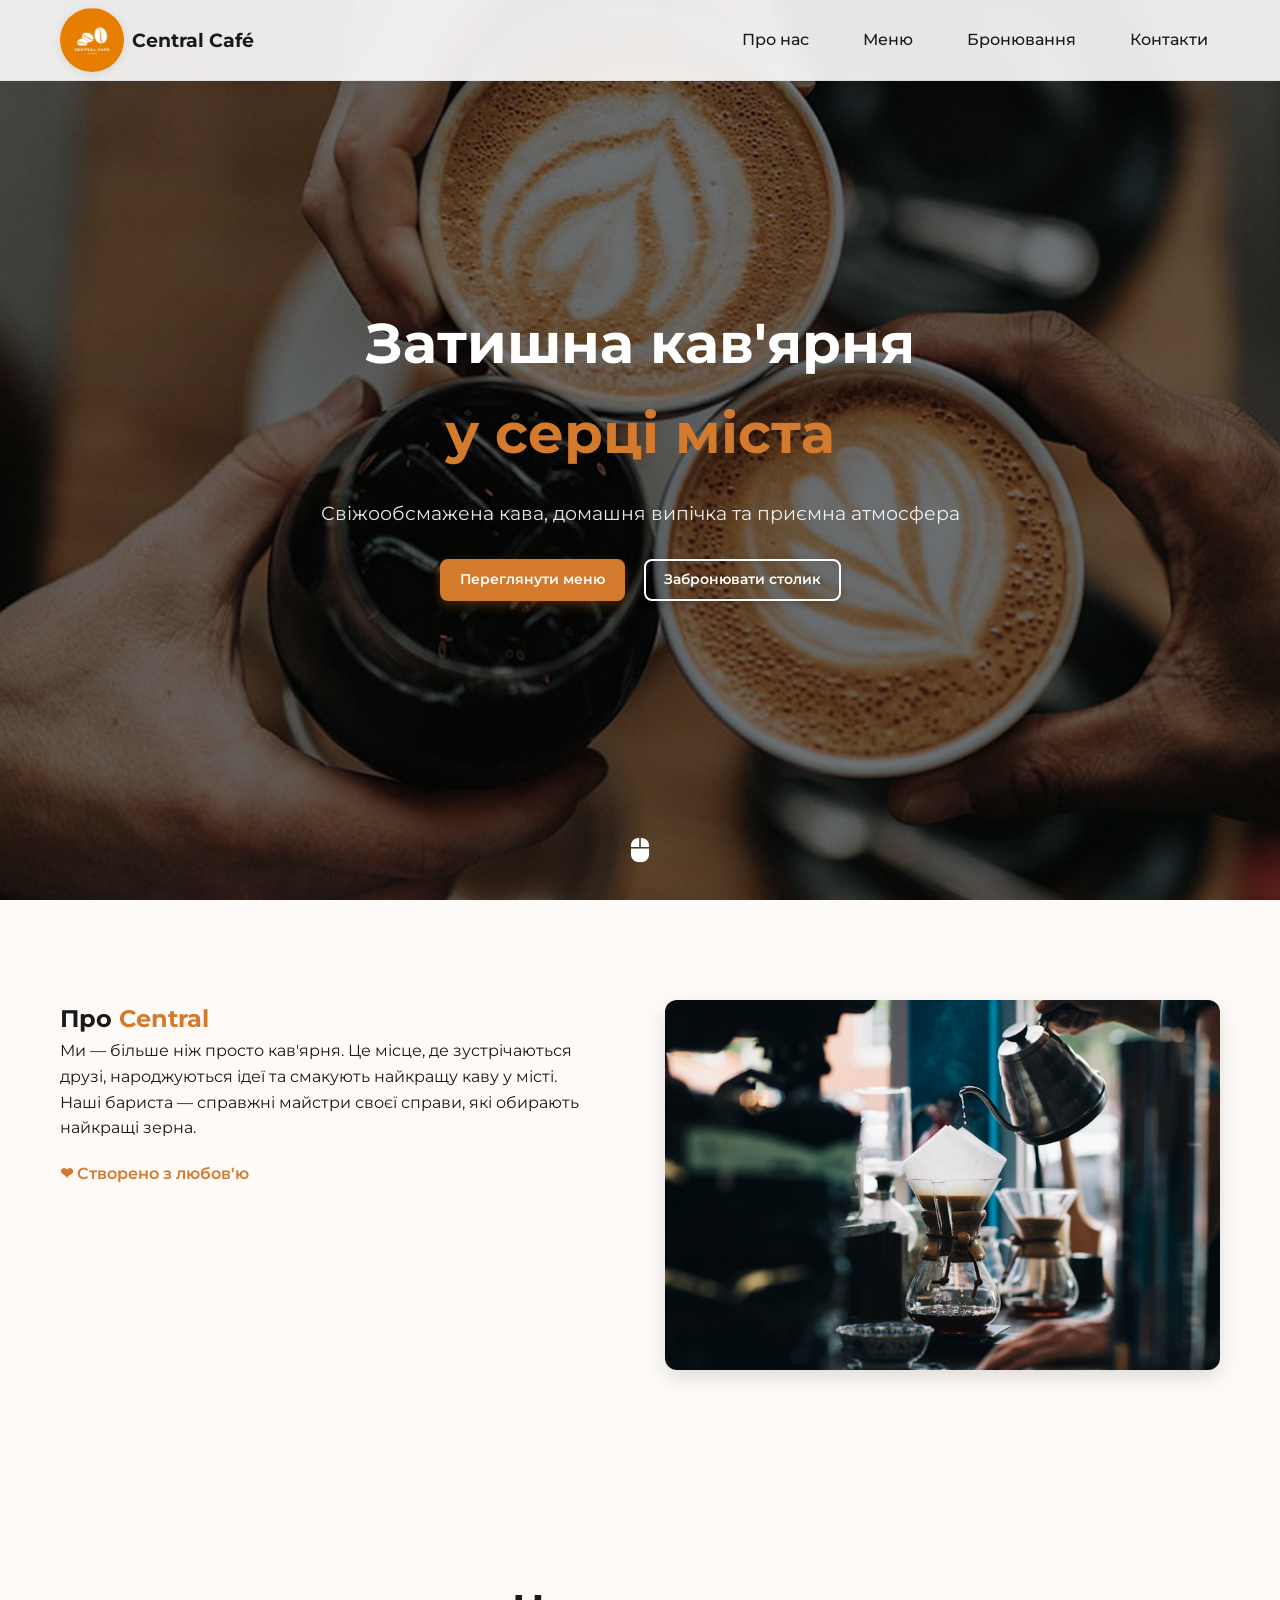
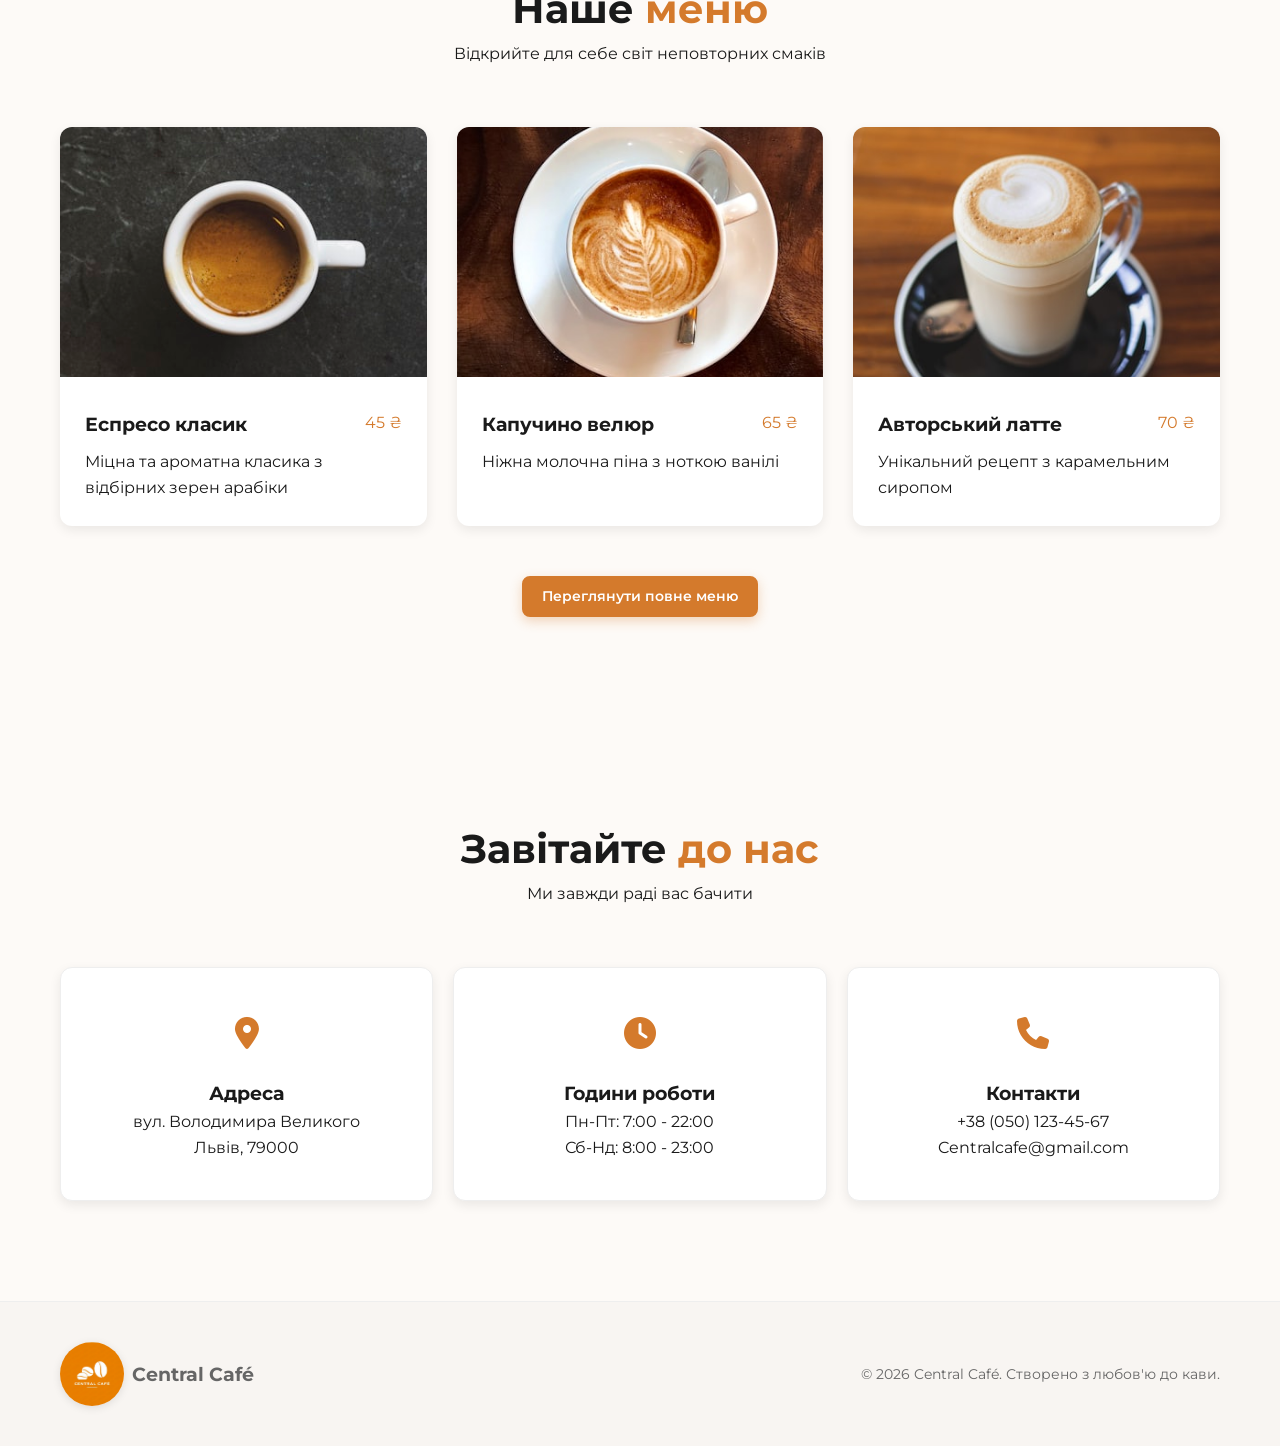
<file: index.html>
<!DOCTYPE html>
<html lang="uk">
<head>
    <meta charset="UTF-8">
    <meta name="viewport" content="width=device-width, initial-scale=1.0">
    <title>Central Café — Затишна кав'ярня</title>
    <link rel="stylesheet" href="style.css">
    <link href="https://fonts.googleapis.com/css2?family=Montserrat:wght@400;600;700&display=swap" rel="stylesheet">
    <link rel="stylesheet" href="https://cdnjs.cloudflare.com/ajax/libs/font-awesome/6.4.0/css/all.min.css">
    <link rel="icon" href="img/Central Café-logo.png" type="image/png">
</head>
<body>

    <!-- навігація та логотип на хедері -->
    <!-- фіксована  -->

    <header class="header">
        <div class="container header-inner">
            <div class="logo">
                <img src="img/Central Café-logo.png" alt="Central Café" class="icon"> Central Café
            </div>
            <nav class="nav">
                <ul class="nav-list">
                    <li><a href="#about">Про нас</a></li>
                    <li><a href="menu.html">Меню</a></li>
                    <li><a href="booking.html">Бронювання</a></li>
                    <li><a href="#contacts">Контакти</a></li>
                </ul>
            </nav>
            <div class="burger" id="burger">
                <span></span><span></span><span></span>
            </div>
        </div>
    </header>

    <!--Велике зображення з текстом та кнопками -->
    <section class="hero">
        <div class="hero-content">
            <h1>Затишна кав'ярня <br> <span class="accent-text">у серці міста</span></h1>
            <p>Свіжообсмажена кава, домашня випічка та приємна атмосфера</p>
            <div class="hero-btns">
                <a href="#menu" class="btn btn-primary">Переглянути меню</a>
                <a href="booking.html" class="btn btn-outline">Забронювати столик</a>
            </div>
        </div>
        <div class="scroll-down"><i class="fas fa-mouse"></i></div>
    </section>

    <!-- ПРО НАС -->
    <section id="about" class="about">
        <div class="container about-grid">
            <div class="about-text">
                <h2>Про <span class="accent-text">Central</span></h2>
                <p>Ми — більше ніж просто кав'ярня. Це місце, де зустрічаються друзі, народжуються ідеї та смакують найкращу каву у місті.</p>
                <p>Наші бариста — справжні майстри своєї справи, які обирають найкращі зерна.</p>
                <div class="about-footer">❤ Створено з любов'ю</div>
            </div>
            <div class="about-image">
                <img src="img/about-coffee.jpg" alt="Про нас">
            </div>
        </div>
    </section>

    <section id="menu" class="menu">
        <div class="container">
            <!-- МЕНЮ -->
            <div class="section-title">
                <h2>Наше <span class="accent-text">меню</span></h2>
                <p>Відкрийте для себе світ неповторних смаків</p>
            </div>
            <div class="menu-grid">
                <div class="menu-card">
                    <img src="img/espresso.jpg" alt="Еспресо">
                    <div class="card-info">
                        <div class="card-header">
                            <h3>Еспресо класик</h3>
                            <span class="price">45 ₴</span>
                        </div>
                        <p>Міцна та ароматна класика з відбірних зерен арабіки</p>
                    </div>
                </div>
                <div class="menu-card">
                    <img src="img/coffee3.jpg" alt="Капучино">
                    <div class="card-info">
                        <div class="card-header">
                            <h3>Капучино велюр</h3>
                            <span class="price">65 ₴</span>
                        </div>
                        <p>Ніжна молочна піна з ноткою ванілі</p>
                    </div>
                </div>
                <div class="menu-card">
                    <img src="img/coffee2.jpg" alt="Латте">
                    <div class="card-info">
                        <div class="card-header">
                            <h3>Авторський латте</h3>
                            <span class="price">70 ₴</span>
                        </div>
                        <p>Унікальний рецепт з карамельним сиропом</p>
                    </div>
                </div>
            </div>
            <div class="center-btn">
                <a href="menu.html" class="btn btn-primary">Переглянути повне меню</a>
            </div>
        </div>
    </section>

    <section id="contacts" class="contacts">
        <div class="container">
            <!-- КОНТАКТИ-->
            <div class="section-title">
                <h2>Завітайте <span class="accent-text">до нас</span></h2>
                <p>Ми завжди раді вас бачити</p>
            </div>
            <div class="contacts-grid">
                <div class="contact-card">
                    <div class="c-icon"><i class="fas fa-map-marker-alt"></i></div>
                    <h3>Адреса</h3>
                    <p>вул. Володимира Великого<br>Львів, 79000</p>
                </div>
                <div class="contact-card">
                    <div class="c-icon"><i class="fas fa-clock"></i></div>
                    <h3>Години роботи</h3>
                    <p>Пн-Пт: 7:00 - 22:00<br>Сб-Нд: 8:00 - 23:00</p>
                </div>
                <div class="contact-card">
                    <div class="c-icon"><i class="fas fa-phone"></i></div>
                    <h3>Контакти</h3>
                    <p>+38 (050) 123-45-67<br>Centralcafe@gmail.com</p>
                </div>
            </div>
        </div>
    </section>

    <!-- ФУТЕР -->
    <footer class="footer">
        <div class="container footer-inner">
            <div class="logo"><img src="img/Central Café-logo.png" alt="Central Café" class="icon"> Central Café</div>
            <div class="copy">© 2026 Central Café. Створено з любов'ю до кави.</div>
        </div>
    </footer>
    <script src="script.js"></script>
</body>
</html>
</file>
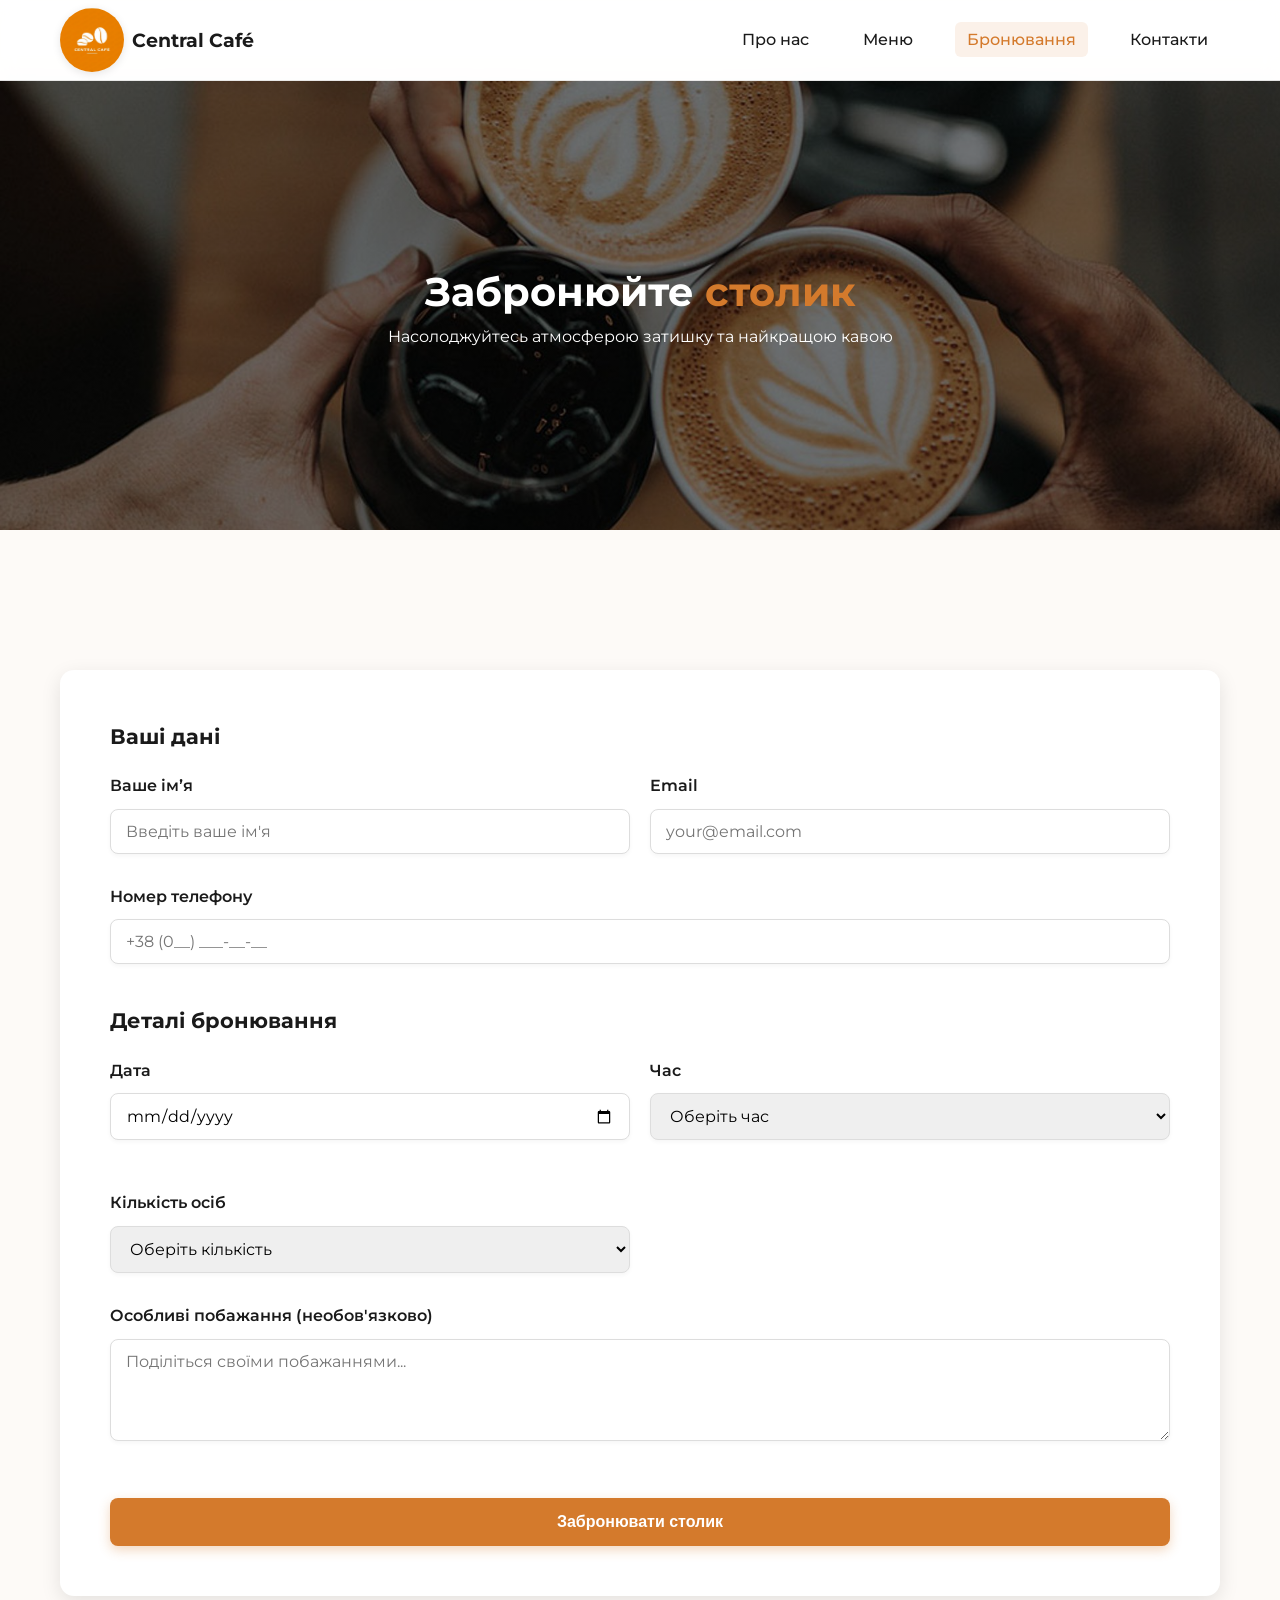
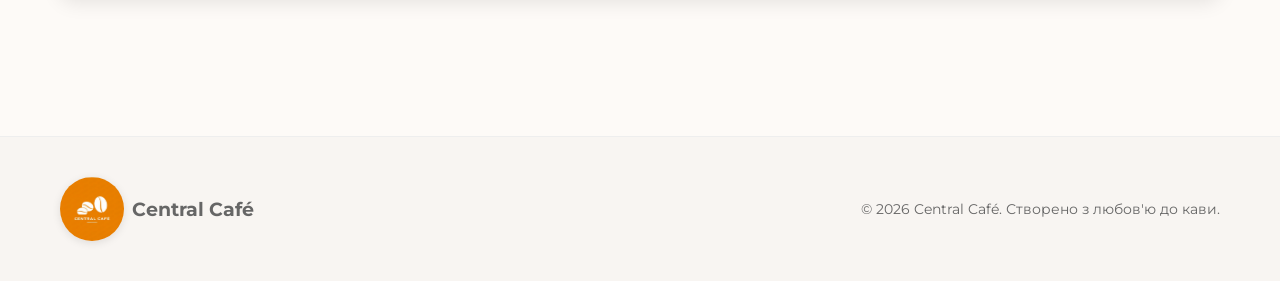
<file: booking.html>
<!DOCTYPE html>
<html lang="uk">
<head>
    <meta charset="UTF-8">
    <meta name="viewport" content="width=device-width, initial-scale=1.0">
    <title>Бронювання столика — Central Café</title>
    <link rel="stylesheet" href="style.css">
    <link href="https://fonts.googleapis.com/css2?family=Montserrat:wght@400;600;700&display=swap" rel="stylesheet">
    <link rel="stylesheet" href="https://cdnjs.cloudflare.com/ajax/libs/font-awesome/6.4.0/css/all.min.css">
    <link rel="icon" href="img/Central Café-logo.png" type="image/png">
</head>
<body>

    <header class="header">
        <div class="container header-inner">
            <!-- ЛОГОТИП -->
            <div class="logo">
                <img src="img/Central Café-logo.png" alt="Central Café" class="icon"> Central Café
            </div>
            <!-- МЕНЮ НАВІГАЦІЇ -->
            <nav class="nav">
                <ul class="nav-list">
                    <li><a href="index.html#about">Про нас</a></li>
                    <li><a href="menu.html">Меню</a></li>
                    <li><a href="booking.html">Бронювання</a></li>
                    <li><a href="index.html#contacts">Контакти</a></li>
                </ul>
            </nav>
            <!-- БУРГЕР МЕНЮ -->
            <div class="burger" id="burger">
                <span></span><span></span><span></span>
            </div>
        </div>
    </header>

    <section class="page-hero">
        <div>
            <!-- ЗАГОЛОВОК СТОРІНКИ БРОНЮВАННЯ -->
            <h1>Забронюйте <span class="accent-text">столик</span></h1>
            <p>Насолоджуйтесь атмосферою затишку та найкращою кавою</p>
        </div>
    </section>

    <section class="booking-section">
        <div class="container">
            <!-- ФОРМА БРОНЮВАННЯ-->
            <div class="form-grid">
                <form id="bookingForm">
                    <!-- ДАНІ КЛІЄНТА -->
                    <div class="form-section-title">Ваші дані</div>

                    <div class="form-row">
                        <div class="form-group">
                            <label for="name">Ваше імʼя</label>
                            <input type="text" id="name" name="name" placeholder="Введіть ваше ім'я" required>
                        </div>
                        <div class="form-group">
                            <label for="email">Email</label>
                            <input type="email" id="email" name="email" placeholder="your@email.com" required>
                        </div>
                    </div>

                    <div class="form-group">
                        <label for="phone">Номер телефону</label>
                        <input type="tel" id="phone" name="phone" placeholder="+38 (0__) ___-__-__" required>
                    </div>

                    <!-- ДЕТАЛІ БРОНЮВАННЯ-->
                    <div class="form-section-title">Деталі бронювання</div>

                    <div class="form-row">
                        <div class="form-group">
                            <label for="date">Дата</label>
                            <input type="date" id="date" name="date" required>
                        </div>
                        <div class="form-group">
                            <label for="time">Час</label>
                            <select id="time" name="time" required>
                                <option value="">Оберіть час</option>
                                <option value="08:00">08:00</option>
                                <option value="08:30">08:30</option>
                                <option value="09:00">09:00</option>
                                <option value="09:30">09:30</option>
                                <option value="10:00">10:00</option>
                                <option value="10:30">10:30</option>
                                <option value="11:00">11:00</option>
                                <option value="11:30">11:30</option>
                                <option value="12:00">12:00</option>
                                <option value="12:30">12:30</option>
                                <option value="13:00">13:00</option>
                                <option value="13:30">13:30</option>
                                <option value="14:00">14:00</option>
                                <option value="14:30">14:30</option>
                                <option value="15:00">15:00</option>
                                <option value="15:30">15:30</option>
                                <option value="16:00">16:00</option>
                                <option value="16:30">16:30</option>
                                <option value="17:00">17:00</option>
                                <option value="17:30">17:30</option>
                                <option value="18:00">18:00</option>
                                <option value="18:30">18:30</option>
                                <option value="19:00">19:00</option>
                                <option value="19:30">19:30</option>
                                <option value="20:00">20:00</option>
                                <option value="20:30">20:30</option>
                                <option value="21:00">21:00</option>
                                <option value="21:30">21:30</option>
                                <option value="22:00">22:00</option>
                            </select>
                        </div>
                        <div class="form-group">
                            <label for="guests">Кількість осіб</label>
                            <select id="guests" name="guests" required>
                                <option value="">Оберіть кількість</option>
                                <option value="2">2 особи</option>
                                <option value="3">3 особи</option>
                                <option value="4">4 особи</option>
                                <option value="5">5 осіб</option>
                                <option value="6">6 осіб</option>
                                <option value="7">7 осіб</option>
                                <option value="8">8 осіб</option>
                                <option value="8plus">8+ осіб</option>
                            </select>
                        </div>
                    </div>

                    <div class="form-group">
                        <label for="comments">Особливі побажання (необов'язково)</label>
                        <textarea id="comments" name="comments" rows="4" placeholder="Поділіться своїми побажаннями..."></textarea>
                    </div>

                    <button type="submit" class="booking-btn">Забронювати столик</button>
                    <div id="bookingMessage" class="booking-message"></div>
                </form>
            </div>
        </div>
    </section>
    <!-- FOOTER -->    <footer class="footer">
        <div class="container footer-inner">
            <div class="logo"><img src="img/Central Café-logo.png" alt="Central Café" class="icon"> Central Café</div>
            <div class="copy">© 2026 Central Café. Створено з любов'ю до кави.</div>
        </div>
    </footer>
    <script src="script.js"></script>
</body>
</html>
</file>
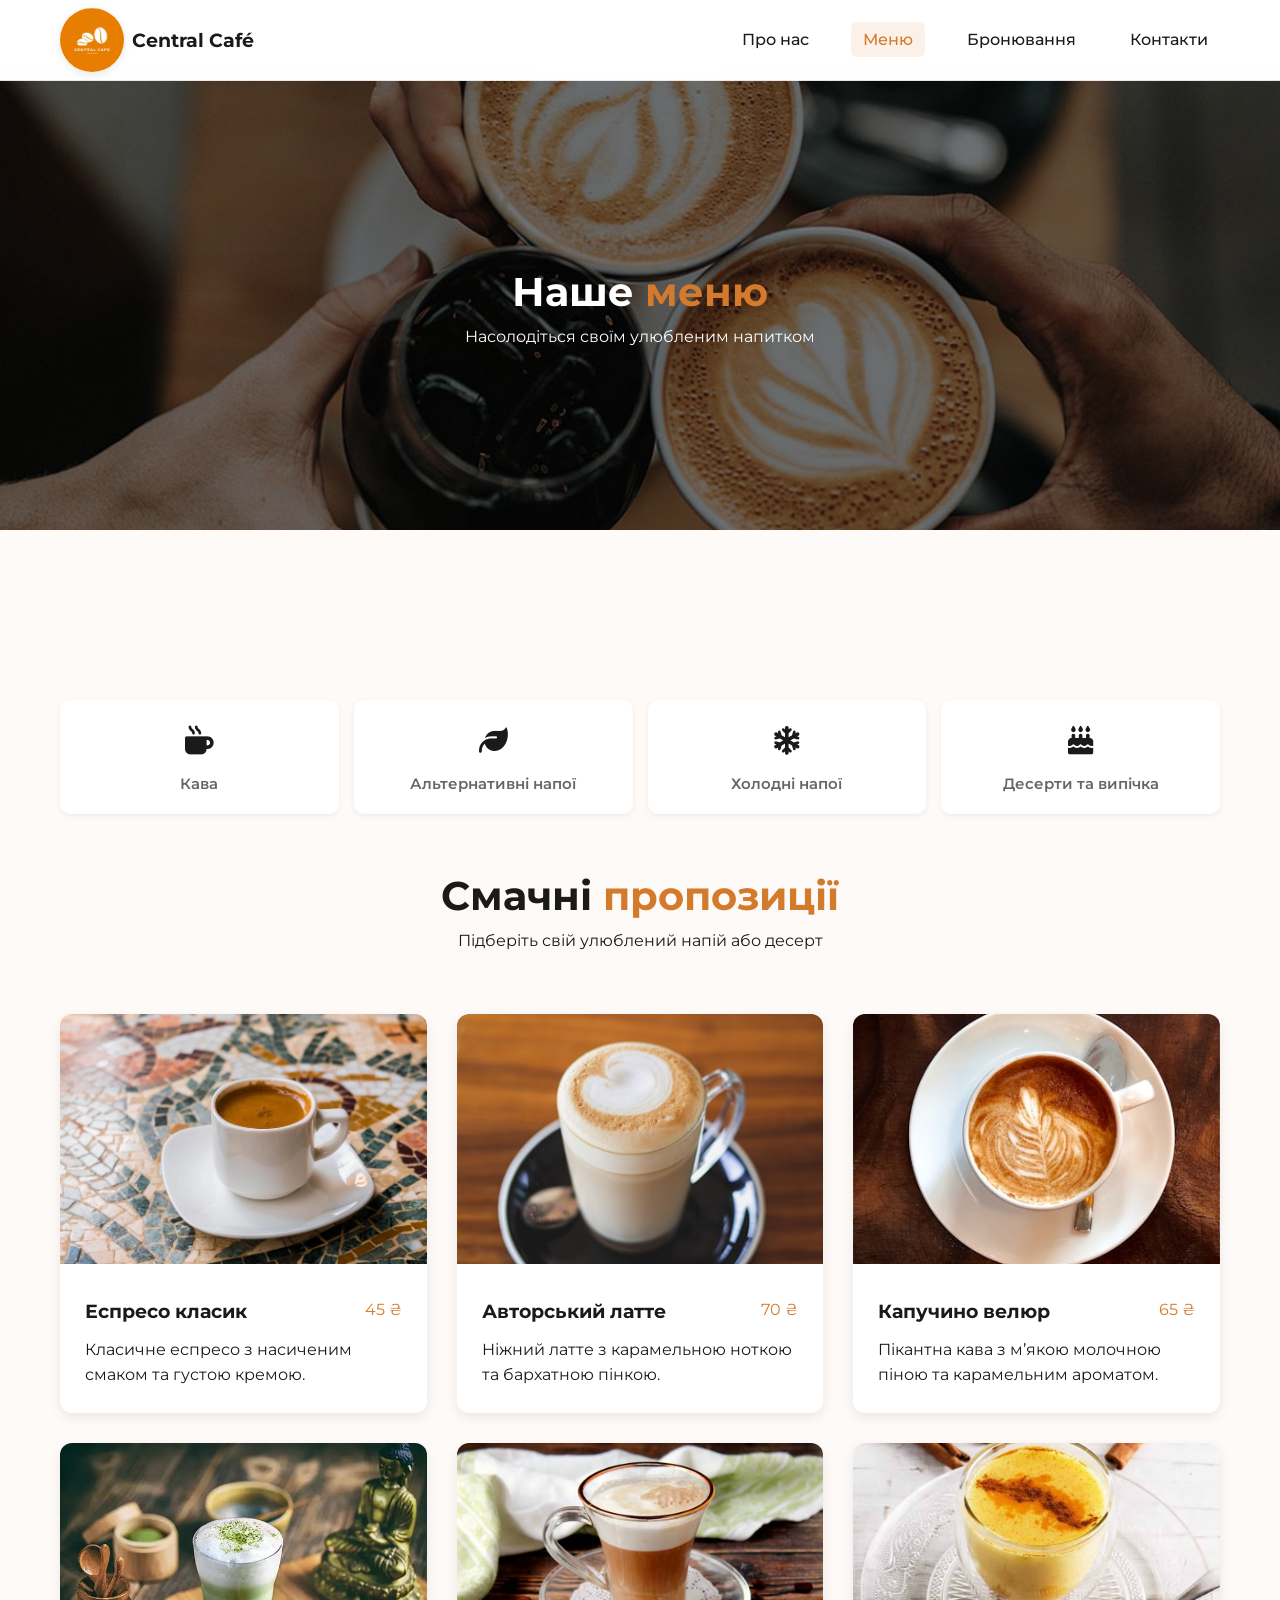
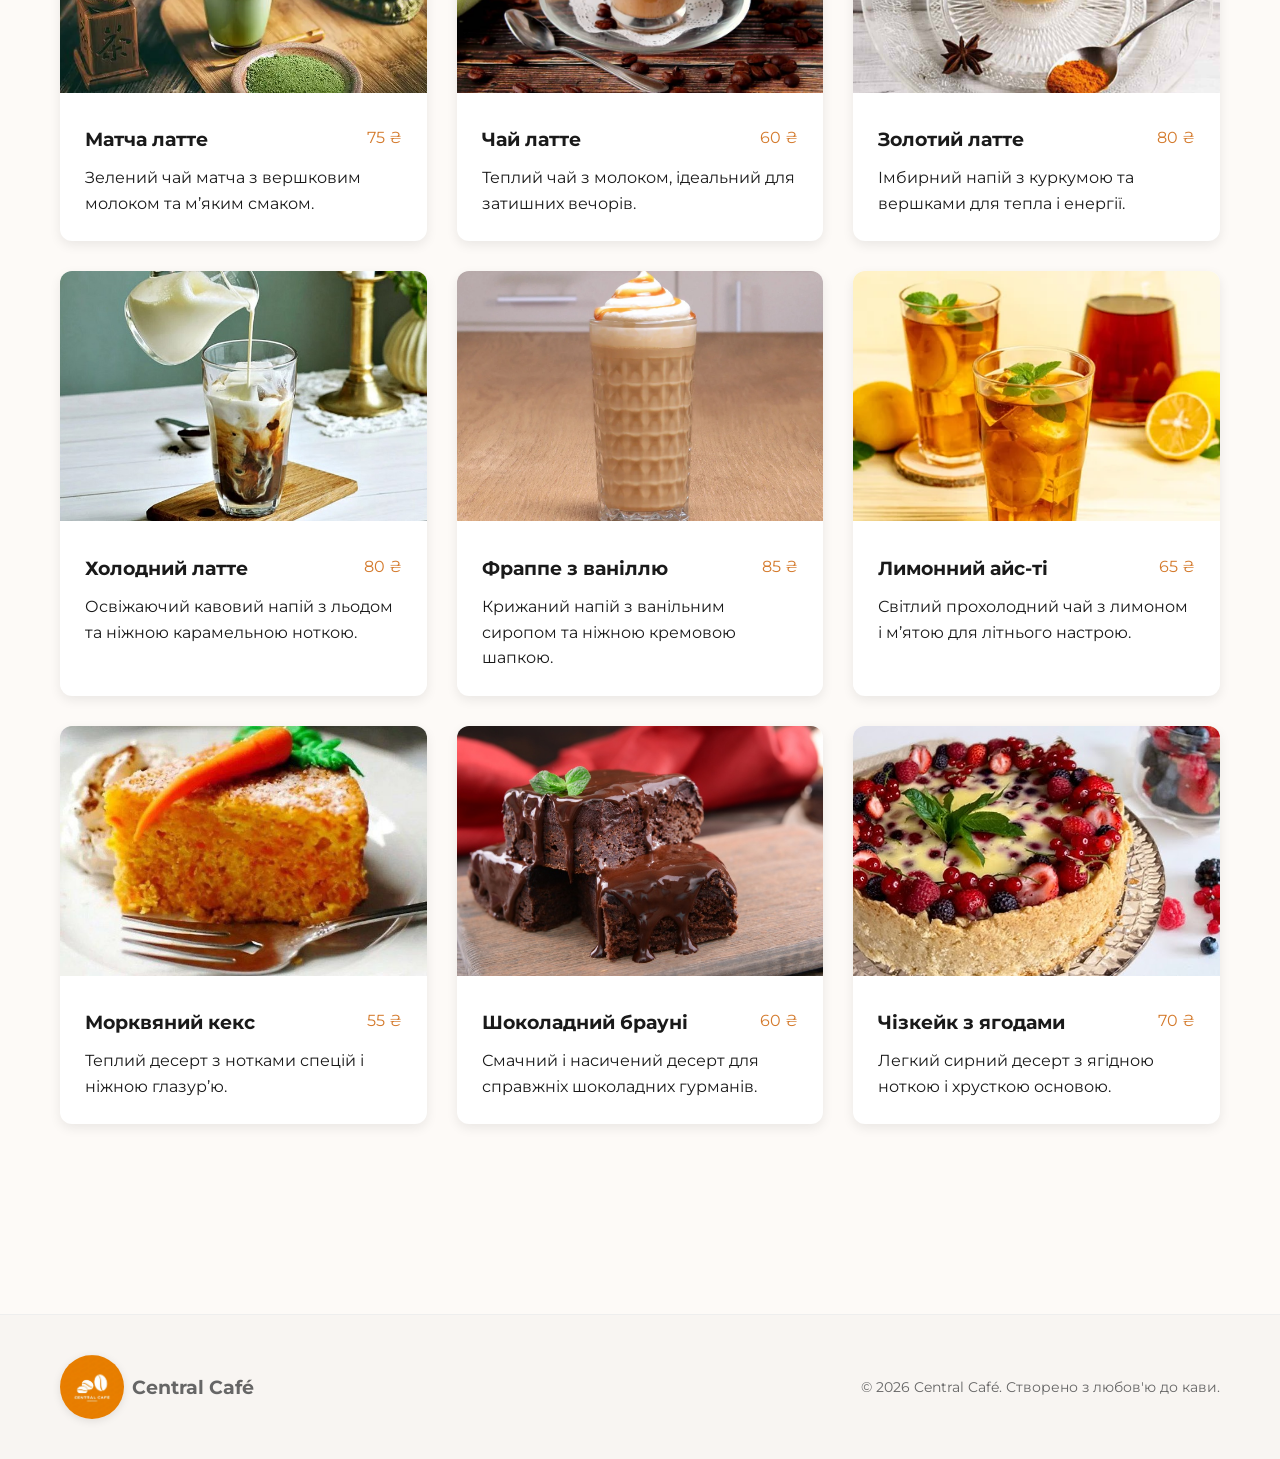
<file: menu.html>
<!DOCTYPE html>
<html lang="uk">
<head>
    <meta charset="UTF-8">
    <meta name="viewport" content="width=device-width, initial-scale=1.0">
    <title>Меню — Central Café</title>
    <link rel="stylesheet" href="style.css">
    <link href="https://fonts.googleapis.com/css2?family=Montserrat:wght@400;600;700&display=swap" rel="stylesheet">
    <link rel="stylesheet" href="https://cdnjs.cloudflare.com/ajax/libs/font-awesome/6.4.0/css/all.min.css">
    <link rel="icon" href="img/Central Café-logo.png" type="image/png">
</head>
<body>

    <header class="header">
        <div class="container header-inner">
            <!-- ЛОГОТИП -->
            <div class="logo">
                <img src="img/Central Café-logo.png" alt="Central Café" class="icon"> Central Café
            </div>
            <!-- МЕНЮ НАВІГАЦІЇ -->
            <nav class="nav">
                <ul class="nav-list">
                    <li><a href="index.html#about">Про нас</a></li>
                    <li><a href="menu.html">Меню</a></li>
                    <li><a href="booking.html">Бронювання</a></li>
                    <li><a href="index.html#contacts">Контакти</a></li>
                </ul>
            </nav>
            <!-- БУРГЕР МЕНЮ-->
            <div class="burger" id="burger">
                <span></span><span></span><span></span>
            </div>
        </div>
    </header>

    <section class="page-hero">
        <div>
            <!-- ЗАГОЛОВОК СТОРІНКИ -->
            <h1>Наше <span class="accent-text">меню</span></h1>
            <p>Насолодіться своїм улюбленим напитком</p>
        </div>
    </section>

    <section class="booking-section">
        <div class="container">
            <!-- КАТЕГОРІЇ МЕНЮ - 4 категорії напитків та десертів -->
            <div class="category-grid">
                <div class="category-card" data-category="coffee">
                    <div class="category-icon"><i class="fas fa-mug-hot"></i></div>
                    <h3>Кава</h3>
                </div>
                <div class="category-card" data-category="alternative">
                    <div class="category-icon"><i class="fas fa-leaf"></i></div>
                    <h3>Альтернативні напої</h3>
                </div>
                <div class="category-card" data-category="cold">
                    <div class="category-icon"><i class="fas fa-snowflake"></i></div>
                    <h3>Холодні напої</h3>
                </div>
                <div class="category-card" data-category="dessert">
                    <div class="category-icon"><i class="fas fa-cake-candles"></i></div>
                    <h3>Десерти та випічка</h3>
                </div>
            </div>

            <div class="section-title">
                <h2>Смачні <span class="accent-text">пропозиції</span></h2>
                <p>Підберіть свій улюблений напій або десерт</p>
            </div>

            <div class="menu-grid" id="menuItems">
                <div class="menu-card" data-category="coffee">
                    <img src="img/coffee1.jpg" alt="Еспресо класик">
                    <div class="card-info">
                        <div class="card-header">
                            <h3>Еспресо класик</h3>
                            <span class="price">45 ₴</span>
                        </div>
                        <p>Класичне еспресо з насиченим смаком та густою кремою.</p>
                    </div>
                </div>
                <div class="menu-card" data-category="coffee">
                    <img src="img/coffee2.jpg" alt="Авторський латте">
                    <div class="card-info">
                        <div class="card-header">
                            <h3>Авторський латте</h3>
                            <span class="price">70 ₴</span>
                        </div>
                        <p>Ніжний латте з карамельною ноткою та бархатною пінкою.</p>
                    </div>
                </div>
                <div class="menu-card" data-category="coffee">
                    <img src="img/coffee3.jpg" alt="Капучино велюр">
                    <div class="card-info">
                        <div class="card-header">
                            <h3>Капучино велюр</h3>
                            <span class="price">65 ₴</span>
                        </div>
                        <p>Пікантна кава з м’якою молочною піною та карамельним ароматом.</p>
                    </div>
                </div>
                <div class="menu-card" data-category="alternative">
                    <img src="img/alternative1.jpg" alt="Матча латте">
                    <div class="card-info">
                        <div class="card-header">
                            <h3>Матча латте</h3>
                            <span class="price">75 ₴</span>
                        </div>
                        <p>Зелений чай матча з вершковим молоком та м’яким смаком.</p>
                    </div>
                </div>
                <div class="menu-card" data-category="alternative">
                    <img src="img/alternative2.jpg" alt="Чай латте">
                    <div class="card-info">
                        <div class="card-header">
                            <h3>Чай латте</h3>
                            <span class="price">60 ₴</span>
                        </div>
                        <p>Теплий чай з молоком, ідеальний для затишних вечорів.</p>
                    </div>
                </div>
                <div class="menu-card" data-category="alternative">
                    <img src="img/alternative3.jpg" alt="Золотий латте">
                    <div class="card-info">
                        <div class="card-header">
                            <h3>Золотий латте</h3>
                            <span class="price">80 ₴</span>
                        </div>
                        <p>Імбирний напій з куркумою та вершками для тепла і енергії.</p>
                    </div>
                </div>
                <div class="menu-card" data-category="cold">
                    <img src="img/cold1.jpg" alt="Холодний латте">
                    <div class="card-info">
                        <div class="card-header">
                            <h3>Холодний латте</h3>
                            <span class="price">80 ₴</span>
                        </div>
                        <p>Освіжаючий кавовий напій з льодом та ніжною карамельною ноткою.</p>
                    </div>
                </div>
                <div class="menu-card" data-category="cold">
                    <img src="img/cold2.jpg" alt="Фраппе з ваніллю">
                    <div class="card-info">
                        <div class="card-header">
                            <h3>Фраппе з ваніллю</h3>
                            <span class="price">85 ₴</span>
                        </div>
                        <p>Крижаний напій з ванільним сиропом та ніжною кремовою шапкою.</p>
                    </div>
                </div>
                <div class="menu-card" data-category="cold">
                    <img src="img/cold3.jpg" alt="Лимонний айс-ті">
                    <div class="card-info">
                        <div class="card-header">
                            <h3>Лимонний айс-ті</h3>
                            <span class="price">65 ₴</span>
                        </div>
                        <p>Світлий прохолодний чай з лимоном і м’ятою для літнього настрою.</p>
                    </div>
                </div>
                <div class="menu-card" data-category="dessert">
                    <img src="img/dessert1.jpg" alt="Морквяний кекс">
                    <div class="card-info">
                        <div class="card-header">
                            <h3>Морквяний кекс</h3>
                            <span class="price">55 ₴</span>
                        </div>
                        <p>Теплий десерт з нотками спецій і ніжною глазур’ю.</p>
                    </div>
                </div>
                <div class="menu-card" data-category="dessert">
                    <img src="img/dessert2.jpg" alt="Шоколадний брауні">
                    <div class="card-info">
                        <div class="card-header">
                            <h3>Шоколадний брауні</h3>
                            <span class="price">60 ₴</span>
                        </div>
                        <p>Смачний і насичений десерт для справжніх шоколадних гурманів.</p>
                    </div>
                </div>
                <div class="menu-card" data-category="dessert">
                    <img src="img/dessert3.jpg" alt="Чізкейк з ягодами">
                    <div class="card-info">
                        <div class="card-header">
                            <h3>Чізкейк з ягодами</h3>
                            <span class="price">70 ₴</span>
                        </div>
                        <p>Легкий сирний десерт з ягідною ноткою і хрусткою основою.</p>
                    </div>
                </div>
            </div>
        </div>
    </section>
    <!-- FOOTER -->    <footer class="footer">
        <div class="container footer-inner">
            <div class="logo"><img src="img/Central Café-logo.png" alt="Central Café" class="icon"> Central Café</div>
            <div class="copy">© 2026 Central Café. Створено з любов'ю до кави.</div>
        </div>
    </footer>
    <script src="script.js"></script>
</body>
</html>
</file>
<file: style.css>
/* ROOT ПЕРЕМЕННІ - основні кольори та відступи */
:root {--p: #d47a2c; --d: #1a1a1a; --l: #fdfaf7; --m: #666; --t: .3s; }

/* ГЛОБАЛЬНЕ ОБНУЛЕННЯ - видаляємо стандартні margin та padding */
* {margin: 0; padding: 0; box-sizing: border-box; }

/* BODY - основні стилі тексту по всій сторінці */
body {font-family: 'Montserrat', sans-serif; line-height: 1.6; color: var(--d); background: var(--l); }

/* КОНТЕЙНЕР - обмежує максимальну ширину та центрує контент */
.container {max-width: 1200px; margin: 0 auto; padding: 0 20px; }

/* ACCCENT TEXT - помаранчевий текст для виділення */
.accent-text, .price { color: var(--p); }

/* HEADER шапка лого і меню */
.header {
  position: fixed; top: 0; width: 100%; z-index: 1000;
  background: rgba(255, 255, 255, .9); backdrop-filter: blur(10px);
  border-bottom: 1px solid rgba(0, 0, 0, .05);
  box-shadow: 0 2px 8px rgba(0, 0, 0, 0.08);
}

.header-inner {display: flex; justify-content: space-between; align-items: center; height: 80px; }

.logo {font-weight: 700; font-size: 1.2rem; display: flex; align-items: center; gap: 8px; }

.icon {width: 64px; height: 64px; border-radius: 50%; object-fit: cover; box-shadow: 0 2px 8px rgba(0, 0, 0, 0.1); }

/* НАВІГАЦІЯ - меню з посиланнями */
.nav-list {display: flex; list-style: none; gap: 30px; }

.nav-list a {text-decoration: none; color: var(--d); font-weight: 500; padding: 8px 12px; border-radius: 6px; transition: var(--t); }

.nav-list a:hover, .nav-list a.active { color: var(--p); background: rgba(212, 122, 44, 0.1); }

.category-card.active {
  background: rgba(212, 122, 44, 0.12);
  border: 1px solid rgba(212, 122, 44, 0.25);
}

.menu-card.hide { display: none; }

.booking-message {
  margin-top: 18px;
  color: var(--p);
  font-weight: 700;
  display: none;
  padding: 14px 18px;
  background: rgba(212, 122, 44, 0.08);
  border: 1px solid rgba(212, 122, 44, 0.2);
  border-radius: 10px;
}

.booking-message.success { display: block; }

/* HERO СЕКЦІЯ - ГОЛОВНОЕ ЗОБРАЖЕННЯ */
.hero {
  height: 100vh;
  background: linear-gradient(rgba(0, 0, 0, .5), rgba(0, 0, 0, .5)), url('img/hero-bg.jpg') center/cover;
  display: flex; align-items: center; justify-content: center; text-align: center;
  color: #fff; position: relative;
}

.hero h1 {font-size: 3.5rem; margin-bottom: 20px; }

.hero p {font-size: 1.2rem; margin-bottom: 30px; opacity: .9; }

.scroll-down {position: absolute; bottom: 30px; animation: bounce 2s infinite; font-size: 1.5rem; }

@keyframes bounce { 0%, 100% {transform: translateY(0); } 50% { transform: translateY(-10px); } }

/* КНОПКИ - стилізація усіх кнопок на сайті */
.btn {padding: 8px 18px; border-radius: 8px; text-decoration: none; font-weight: 600; display: inline-block; font-size: .85rem; transition: var(--t); }

.btn-primary {background: var(--p); color: #fff; border: 2px solid var(--p); box-shadow: 0 4px 12px rgba(212, 122, 44, 0.3); }

.btn-primary:hover { background: #bc6a25; transform: translateY(-2px); box-shadow: 0 6px 16px rgba(212, 122, 44, 0.4); }

.btn-outline {border: 2px solid #fff; color: #fff; margin-left: 15px; box-shadow: 0 2px 8px rgba(0, 0, 0, 0.2); }

.btn-outline:hover { background: rgba(255, 255, 255, 0.2); transform: translateY(-2px); }

/* СЕКЦІЇ - базова стилізація всіх основних частин */
section {padding: 100px 0; }

.section-title {text-align: center; margin-bottom: 60px; }

.section-title h2 {font-size: 2.5rem; }

/* ABOUT - СЕКЦІЯ ПРО КАВЯРНЮ*/
.about-grid {display: grid; grid-template-columns: 1fr 1fr; gap: 50px; }

.about-image img {width: 100%; border-radius: 12px; box-shadow: 0 8px 20px rgba(0, 0, 0, 0.12); }

.about-footer {margin-top: 20px; font-weight: 600; color: var(--p); }

/* МЕНЮ - СІТКА З КАРТКАМИ НАПИТКІВ */
.menu-grid {display: grid; grid-template-columns: repeat(auto-fit, minmax(300px, 1fr)); gap: 30px; margin-bottom: 50px; }

.menu-card {background: #fff; overflow: hidden; border-radius: 12px; box-shadow: 0 4px 12px rgba(0, 0, 0, 0.08); transition: var(--t); }

.menu-card:hover { transform: translateY(-4px); box-shadow: 0 8px 20px rgba(0, 0, 0, 0.12); }

.menu-card img {width: 100%; height: 250px; object-fit: cover; }

.card-info {padding: 25px; }

.card-header {display: flex; justify-content: space-between; margin-bottom: 10px; }

.center-btn {text-align: center; }

/* КОНТАКТИ - КАРТКИ З АДРЕСОЮ ЧАСАМИ ТА ТЕЛЕФОНОМ */
.contacts-grid {display: grid; grid-template-columns: repeat(3, 1fr); gap: 20px; }

.contact-card {background: #fff; padding: 40px; text-align: center; border: 1px solid #eee; border-radius: 12px; box-shadow: 0 4px 12px rgba(0, 0, 0, 0.08); transition: var(--t); }

.contact-card:hover { box-shadow: 0 8px 20px rgba(0, 0, 0, 0.12); transform: translateY(-4px); }

.c-icon {font-size: 2rem; margin-bottom: 20px; color: var(--p); }

/* FOOTER  */
.footer {padding: 40px 0; border-top: 1px solid #eee; background: rgba(0, 0, 0, 0.02); }

.footer-inner {display: flex; justify-content: space-between; align-items: center; font-size: .9rem; color: var(--m); }

/* PAGE HERO - ЗАГОЛОВОК ДЛЯ ВНУТРІШНІХ СТОРІНОК */
.page-hero {
  height: 50vh;
  background: linear-gradient(rgba(0, 0, 0, .5), rgba(0, 0, 0, .5)), url('img/hero-bg.jpg') center/cover;
  display: flex; align-items: center; justify-content: center; color: #fff; text-align: center; margin-top: 80px;
}

.page-hero h1 {font-size: 2.5rem; }

/* КАТЕГОРІЇ - МЕНЮ КАТЕГОРІЙ НАПИТКІВ */
.category-grid {display: grid; grid-template-columns: repeat(4, 1fr); gap: 15px; margin: 30px 0 50px; }

.category-card {background: #fff; padding: 18px 16px; text-align: center; cursor: pointer; border-radius: 10px; box-shadow: 0 2px 6px rgba(0, 0, 0, 0.06); transition: var(--t); }

.category-card:hover { box-shadow: 0 4px 12px rgba(0, 0, 0, 0.12); transform: translateY(-2px); }

.category-icon {font-size: 1.8rem; margin-bottom: 8px; transition: var(--t); }

.category-card h3 {font-size: .95rem; margin: 0; font-weight: 600; color: var(--m); }

/* БРОНЮВАННЯ - ФОРМА ДЛЯ РЕЗЕРВАЦІЇ СТОЛИКА */
.booking-section {margin: 40px 0; }

.form-grid {background: #fff; padding: 50px; border-radius: 14px; box-shadow: 0 6px 20px rgba(0, 0, 0, 0.1); }

.form-group {margin-bottom: 30px; }

.form-group label {display: block; margin-bottom: 10px; font-weight: 600; }

.form-group input,
.form-group select,
.form-group textarea {width: 100%; padding: 12px 15px; border: 1px solid #ddd; border-radius: 8px; font-size: 1rem; font-family: 'Montserrat', sans-serif; transition: var(--t); box-shadow: 0 2px 4px rgba(0, 0, 0, 0.04); }

.form-group input:focus,
.form-group select:focus,
.form-group textarea:focus { outline: none; border-color: var(--p); box-shadow: 0 0 0 3px rgba(212, 122, 44, 0.15); }

.form-row {display: grid; grid-template-columns: 1fr 1fr; gap: 20px; }

.booking-btn {width: 100%; margin-top: 20px; padding: 15px; background: var(--p); color: #fff; border: none; border-radius: 8px; font-size: 1rem; font-weight: 600; cursor: pointer; transition: var(--t); box-shadow: 0 4px 12px rgba(212, 122, 44, 0.3); }

.booking-btn:hover { background: #bc6a25; transform: translateY(-2px); box-shadow: 0 6px 16px rgba(212, 122, 44, 0.4); }

.form-section-title {font-size: 1.3rem; font-weight: 700; margin: 40px 0 20px; color: var(--d); }

.form-section-title:first-child {margin-top: 0; }

/* БУРГЕР МЕНЮ - МОБІЛЬНА НАВІГАЦІЯ */
.burger {display: none; cursor: pointer; flex-direction: column; gap: 5px; }

.burger span {width: 25px; height: 3px; background: var(--d); border-radius: 3px; }

/* АДАПТИВНІСТЬ - МОБІЛЬНА ВЕРСІЯ САЙТУ */
@media (max-width: 768px) {
  .btn { padding: 6px 14px; font-size: .8rem; }
  .category-grid { grid-template-columns: repeat(2, 1fr); margin: 20px 0 30px; }
  .category-card { padding: 20px 16px; }
  .category-icon { font-size: 2rem; }
  .category-card h3 { font-size: .9rem; }
  .form-row { grid-template-columns: 1fr; }
  .page-hero h1 { font-size: 1.8rem; }
  .form-grid { padding: 30px; }
  .nav-list { display: none; flex-direction: column; position: absolute; top: 80px; left: 0; right: 0; background: #fff; border-bottom: 1px solid #eee; padding: 20px 0; }
  .nav-list.active { display: flex; }
  .nav-list a { display: block; padding: 15px 20px; border-bottom: 1px solid #f0f0f0; }
  .burger { display: flex; }
  .about-grid, .contacts-grid { grid-template-columns: 1fr; }
  .hero h1 { font-size: 2.2rem; }
  .btn-outline { margin-left: 0; margin-top: 10px; }
}
</file>
